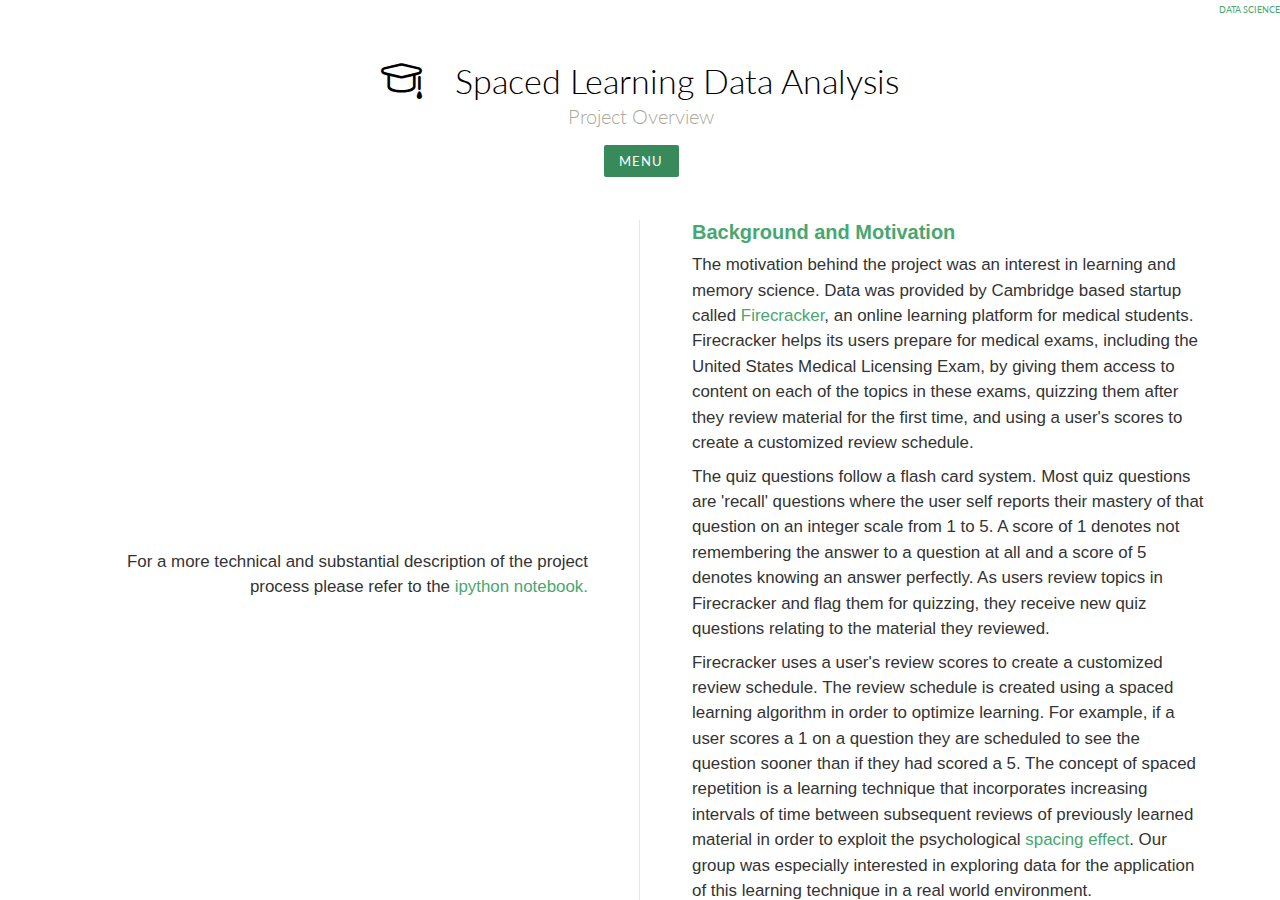
<file: index.html>
<!DOCTYPE html>
<html lang="en" class="no-js">
	<head>
		<meta charset="UTF-8" />
		<meta http-equiv="X-UA-Compatible" content="IE=edge,chrome=1"> 
		<meta name="viewport" content="width=device-width, initial-scale=1.0"> 
		<title>Spaced Learning Data Analysis</title>
		<meta name="description" content="Sidebar Transitions: Transition effects for off-canvas views" />
		<meta name="keywords" content="transition, off-canvas, navigation, effect, 3d, css3, smooth" />
		<meta name="author" content="Codrops" />
		<link rel="shortcut icon" href="../favicon.ico">
		<link rel="stylesheet" type="text/css" href="css/normalize.css" />
		<link rel="stylesheet" type="text/css" href="css/demo.css" />
		<link rel="stylesheet" type="text/css" href="css/icons.css" />
		<link rel="stylesheet" type="text/css" href="css/component.css" />
		<script src="js/modernizr.custom.js"></script>

		<link rel="stylesheet" href="css/reset.css">
	    <link rel="stylesheet" href="css/style.css">
	    <style>
	    	.slide{
	    		position:fixed;
	    		left: 47%;
	    		z-index:999;
	    	}
	    	.spacer{
	    		margin-bottom:400px;
	    	}
	    </style>
	</head>
	<body>
		<div id="st-container" class="st-container">
			<!-- 	
				example menus 
				these menus will be on top of the push wrapper
			-->

			<nav class="st-menu st-effect-4" id="menu-4">
				<h2>Menu</h2>
				<ul>
					<li><a class="icon icon-world active" href="index.html">Project Overview</a></li>
					<li><a class="icon icon-arrow-right" href="questions.html">Our Questions</a></li>
					<li><a class="icon icon-data" href="data.html">Our Data</a></li>
					<li><a class="icon icon-search" href="exploratory.html">Exploratory Analysis</a></li>
					<li><a class="icon icon-settings" href="ebbinghaus.html">An Ebbinghaus Effect?</a></li>
					<li><a class="icon icon-note" href="findings.html">Findings</a></li>
				</ul>
			</nav>

			<!-- content push wrapper -->
			<div class="st-pusher">
				<!-- 	
					example menus 
					these menus will be under the push wrapper
				-->

				<div class="st-content"><!-- this is the wrapper for the content -->
					<div class="st-content-inner"><!-- extra div for emulating position:fixed of the menu -->
						<!-- Top Navigation -->
						<div class="codrops-top clearfix">
							<span class="right"><span>Data Science</span></span>
						</div>
						<header class="codrops-header">
							<h1 class="icon icon-study">Spaced Learning Data Analysis<span>Project Overview</span></h1>
							<div id="st-trigger-effects" class="slide"><button data-effect="st-effect-4">Menu</button></div>
						</header>
						<div class="main clearfix">

							<div class="column">
								<iframe src="//player.vimeo.com/video/81784489?byline=0" width="500" height="280" frameborder="0" webkitallowfullscreen mozallowfullscreen allowfullscreen></iframe>

								<br/><br/>
								<br/><br/>

								<p>For a more technical and substantial description of the project process please refer to the <a href="files/spacedlearning.ipynb">ipython notebook.</a></p>

							</div>
							<div class="column">
								<h2>Background and Motivation</h2>
								<p></p>

								<p>The motivation behind the project was an interest in learning and memory science. Data was provided by Cambridge based startup called <a href='http://www.firecracker.me' target='_blank'> Firecracker</a>, an online learning platform for medical students. Firecracker helps its users prepare for medical exams, including the United States Medical Licensing Exam, by giving them access to content on each of the topics in these exams, quizzing them after they review material for the first time, and using a user's scores to create a customized review schedule.</p>
								<p>The quiz questions follow a flash card system. Most quiz questions are 'recall' questions where the user self reports their mastery of that question on an integer scale from 1 to 5. A score of 1 denotes not remembering the answer to a question at all and a score of 5 denotes knowing an answer perfectly. As users review topics in Firecracker and flag them for quizzing, they receive new quiz questions relating to the material they reviewed.</p>
								<p>Firecracker uses a user's review scores to create a customized review schedule. The review schedule is created using a spaced learning algorithm in order to optimize learning. For example, if a user scores a 1 on a question they are scheduled to see the question sooner than if they had scored a 5. The concept of spaced repetition is a learning technique that incorporates increasing intervals of time between subsequent reviews of previously learned material in order to exploit the psychological <a href='http://en.wikipedia.org/wiki/Spacing_effect' target='_blank'>spacing effect</a>. Our group was especially interested in exploring data for the application of this learning technique in a real world environment.</p>

								<br/>
								<br/>


							</div>
							<div class="info">
							</div>
							<div class="spacer"></div>
						</div><!-- /main -->
					</div><!-- /st-content-inner -->
				</div><!-- /st-content -->
			</div><!-- /st-pusher -->
		</div><!-- /st-container -->
		<script src="js/classie.js"></script>
		<script src="js/sidebarEffects.js"></script>
	</body>
</html>
</file>
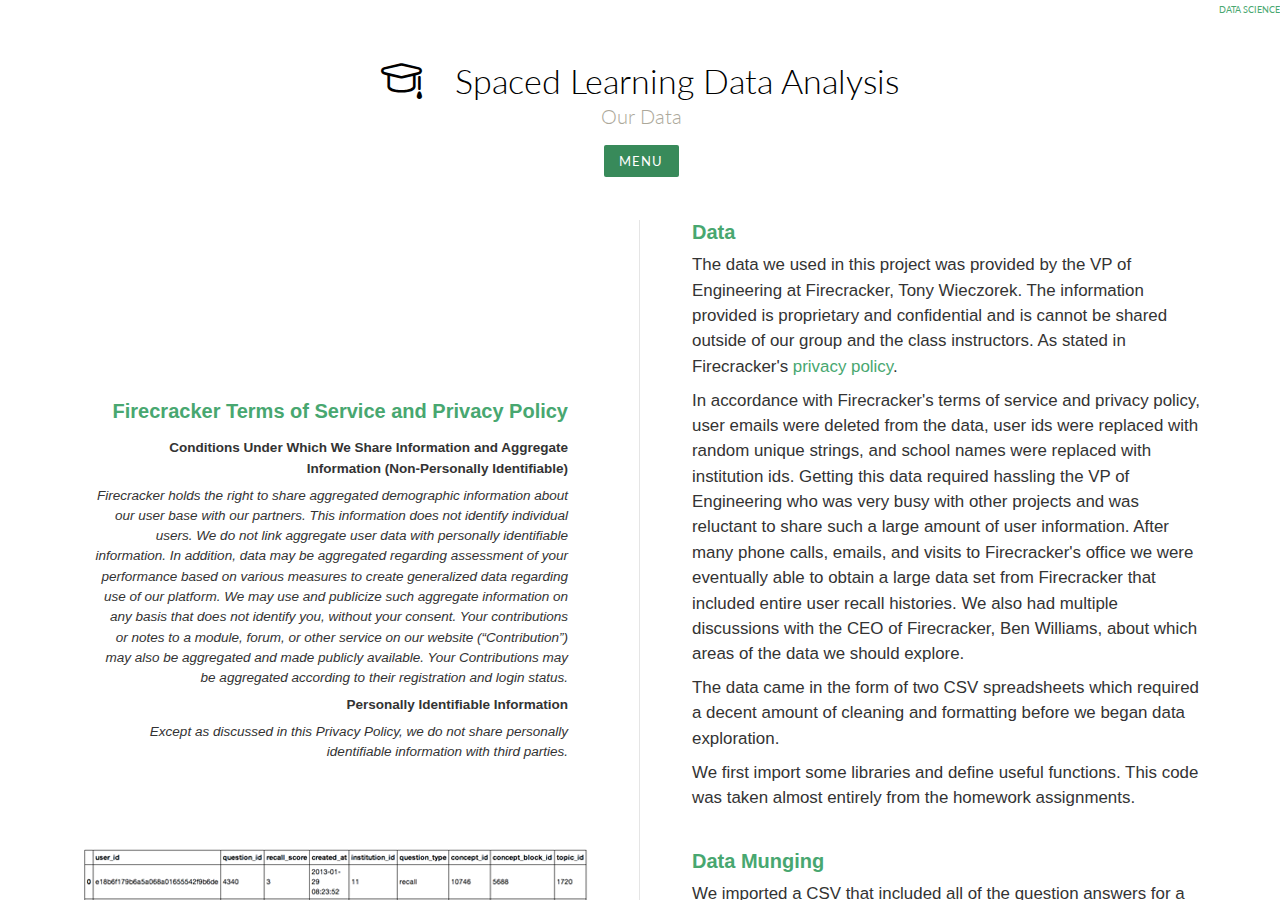
<file: data.html>
<!DOCTYPE html>
<html lang="en" class="no-js">
	<head>
		<meta charset="UTF-8" />
		<meta http-equiv="X-UA-Compatible" content="IE=edge,chrome=1"> 
		<meta name="viewport" content="width=device-width, initial-scale=1.0"> 
		<title>Spaced Learning Data Analysis</title>
		<meta name="description" content="Sidebar Transitions: Transition effects for off-canvas views" />
		<meta name="keywords" content="transition, off-canvas, navigation, effect, 3d, css3, smooth" />
		<meta name="author" content="Codrops" />
		<link rel="shortcut icon" href="../favicon.ico">
		<link rel="stylesheet" type="text/css" href="css/normalize.css" />
		<link rel="stylesheet" type="text/css" href="css/demo.css" />
		<link rel="stylesheet" type="text/css" href="css/icons.css" />
		<link rel="stylesheet" type="text/css" href="css/component.css" />
		<script src="js/modernizr.custom.js"></script>

		<link rel="stylesheet" href="css/reset.css">
	    <link rel="stylesheet" href="css/style.css">
	    <style>
	    	.slide{
	    		position:fixed;
	    		left: 47%;
	    		z-index:999;
	    	}
	    	.spacer{
	    		margin-bottom:400px;
	    	}
	    	.quoteblock {
	    		margin-left:20px;
	    		margin-right:20px;
	    		font-size:0.8em;
	    	}
	    	i {
				font-style: italic;
	    	}
	    	b {
	    		font-weight:bold;
	    	}
	    	.spacer_50{
	    		margin-bottom:50px;
	    	}
	    	.spacer_100{
	    		margin-bottom:100px;
	    	}
	    	.spacer_200{
	    		margin-bottom:200px;
	    	}

	    </style>
	</head>
	<body>
		<div id="st-container" class="st-container">
			<!-- 	
				example menus 
				these menus will be on top of the push wrapper
			-->

			<nav class="st-menu st-effect-4" id="menu-4">
				<h2>Menu</h2>
				<ul>
					<li><a class="icon icon-world" href="index.html">Project Overview</a></li>
					<li><a class="icon icon-arrow-right" href="questions.html">Our Questions</a></li>
					<li><a class="icon icon-data active" href="data.html">Our Data</a></li>
					<li><a class="icon icon-search" href="exploratory.html">Exploratory Analysis</a></li>
					<li><a class="icon icon-settings" href="ebbinghaus.html">An Ebbinghaus Effect?</a></li>
					<li><a class="icon icon-note" href="findings.html">Findings</a></li>
				</ul>
			</nav>

			<!-- content push wrapper -->
			<div class="st-pusher">
				<!-- 	
					example menus 
					these menus will be under the push wrapper
				-->

				<div class="st-content"><!-- this is the wrapper for the content -->
					<div class="st-content-inner"><!-- extra div for emulating position:fixed of the menu -->
						<!-- Top Navigation -->
						<div class="codrops-top clearfix">
							<span class="right"><span>Data Science</a></span></span>
						</div>
						<header class="codrops-header">
							<h1 class="icon icon-study">Spaced Learning Data Analysis<span>Our Data</span></h1>
							<div id="st-trigger-effects" class="slide"><button data-effect="st-effect-4">Menu</button></div>
						</header>
						<div class="main clearfix">

							<div class="column">
								<div class="quoteblock">
									<br/>
									<br/>
									<br/><br/><br/><br/><br/><br/><br/><br/><br/><br/>
									<h2>Firecracker Terms of Service and Privacy Policy</h2>
									<br/>
									<p><b>Conditions Under Which We Share Information and Aggregate Information (Non-Personally Identifiable)</b></p>

									<p><i>Firecracker holds the right to share aggregated demographic information about our user base with our partners. This information does not identify individual users. We do not link aggregate user data with personally identifiable information. In addition, data may be aggregated regarding assessment of your performance based on various measures to create generalized data regarding use of our platform. We may use and publicize such aggregate information on any basis that does not identify you, without your consent. Your contributions or notes to a module, forum, or other service on our website (“Contribution”) may also be aggregated and made publicly available. Your Contributions may be aggregated according to their registration and login status.</i></p>

									<p><b>Personally Identifiable Information</b></p>

									<p><i>Except as discussed in this Privacy Policy, we do not share personally identifiable information with third parties.</i></p>
									<br/>
								</div>

								<div class="spacer_50"></div>
								<br/>

								<img src="images/recalls1.png">
								<br/><br/>
								<img src="images/recalls2.png">
								<br/><br/>
								<br/><br/>
								
								<img src="images/data1.png">
								<br/><br/>
								<img src="images/data2.png">
								<br/><br/>
								<img src="images/data4.png">
								<br/><br/>
								<img src="images/data5.png">

							</div>
							<div class="column">
								<h2>Data</h2>
								<p></p>

								<p>The data we used in this project was provided by the VP of Engineering at Firecracker, Tony Wieczorek. The information provided is proprietary and confidential and is cannot be shared outside of our group and the class instructors. As stated in Firecracker's <a href='http://med.firecracker.me/privacy'>privacy policy</a>.</p>

								<p>In accordance with Firecracker's terms of service and privacy policy, user emails were deleted from the data, user ids were replaced with random unique strings, and school names were replaced with institution ids. Getting this data required hassling the VP of Engineering who was very busy with other projects and was reluctant to share such a large amount of user information. After many phone calls, emails, and visits to Firecracker's office we were eventually able to obtain a large data set from Firecracker that included entire user recall histories. We also had multiple discussions with the CEO of Firecracker, Ben Williams, about which areas of the data we should explore.</p>

								<p>The data came in the form of two CSV spreadsheets which required a decent amount of cleaning and formatting before we began data exploration.</p>

								<p>We first import some libraries and define useful functions. This code was taken almost entirely from the homework assignments.</p>

								<br/>
								<br/>

								<h2>Data Munging</h2>
								<p></p>
								<p>We imported a CSV that included all of the question answers for a large number of users and a CSV that included relevant information about the topics that each question belonged to.</p>

								<p>We performed a large amount of initial exploration to get a sense of the data. There are many ways we can slice the data. For example we could look at how user scores change with the number of times they have seen the question, how user scores change with the time since they last saw the question, how scores change by question type, and how different institutions perform on different subjects among many other things. But before that we needed to get a sense of the data and how we could use it.</p>
								<br/><br/>
								<div class="spacer_200"></div>
								<p>We wanted to compare performance across users so we looked at average user scores.</p>

								<p>Clearly we need to do some filtering on the users. The large bins exactly on 1, 2, 4, and 5 suggest users who have not answered many questions and thus have an integer average recall score.</p>

								<div class="spacer_200"></div>


								<p>A large number of users have answered less than 50 questions. If we look at average recall scores for users who have answered over 50 questions and plot a histogram like before, we get the following chart.</p>

								<div class="spacer_200"></div>
								<div class="spacer_200"></div>
								<br/><br/>
								<br/><br/>

								<p>If we filter for users who have answered over 100 questions, then we now have 566 of our 1594 total users. As we can see above, there are still a couple users with average scores exactly equal to 1 and 5 even with over 100 questions answered. We will remove these outliers because it is very unlikely that a user always knows the answer to a question perfectly or always does not know the answer at all when they have done over 100 questions. Also, it is interesting that the histogram of user average scores looks somewhat normally distributed. We expected the distribution of average scores to be centered around a 3 because Firecracker is supposed to schedule users to review a question when they are at risk of forgetting it, which would be at a score range of 3.</p>

								<div class="spacer_50"></div>

								<p>As we can see, our filtered data set is not much smaller. It is now 982,225 rows of the total 1,008,820 rows.</p>

								<p>Now that we've done some filtering on our data and have a sense for the number of users, number of questions, and user recall score averages, let's look at how average user scores change with the number of times they have seen a question. We are expecting an upward trend with recall score average and the number of times a question has been seen.</p>
								

							</div>
							<div class="info">
							</div>
							<div class="spacer"></div>
						</div><!-- /main -->
					</div><!-- /st-content-inner -->
				</div><!-- /st-content -->
			</div><!-- /st-pusher -->
		</div><!-- /st-container -->
		<script src="js/classie.js"></script>
		<script src="js/sidebarEffects.js"></script>
	</body>
</html>
</file>
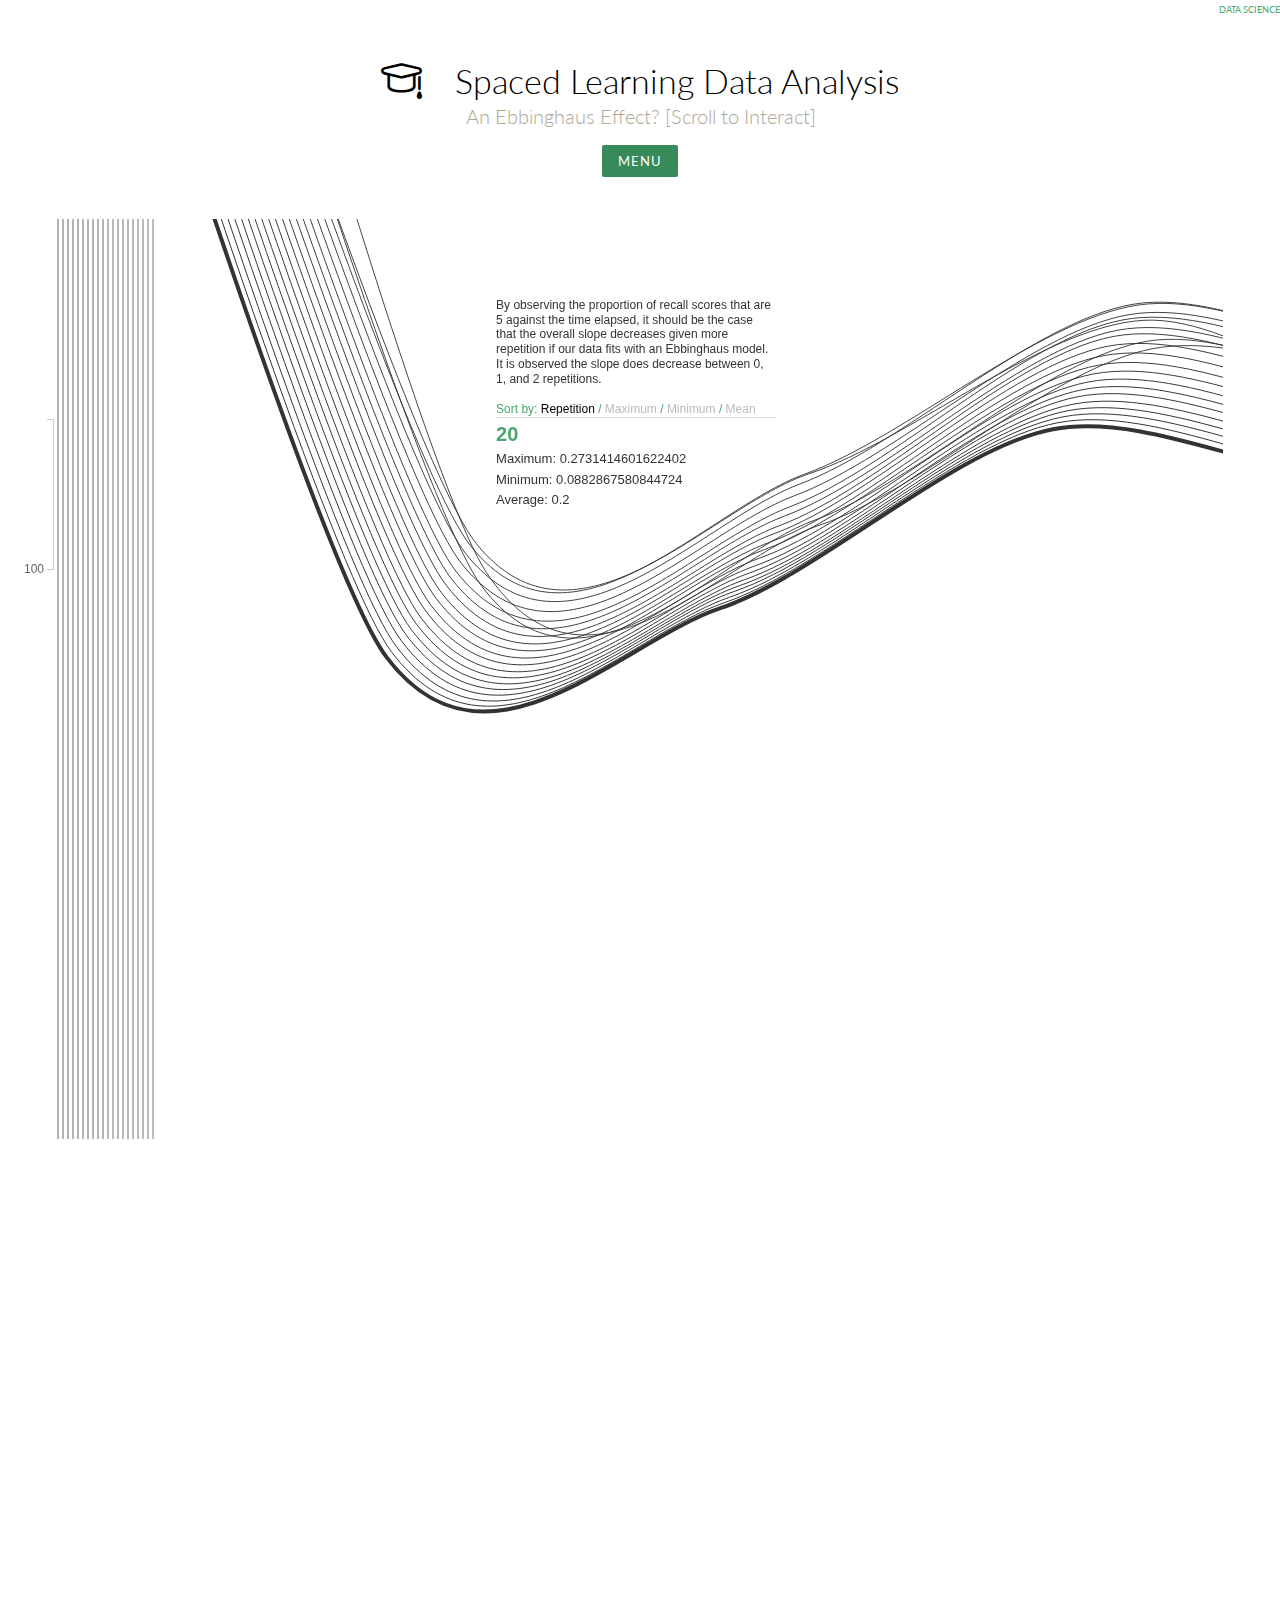
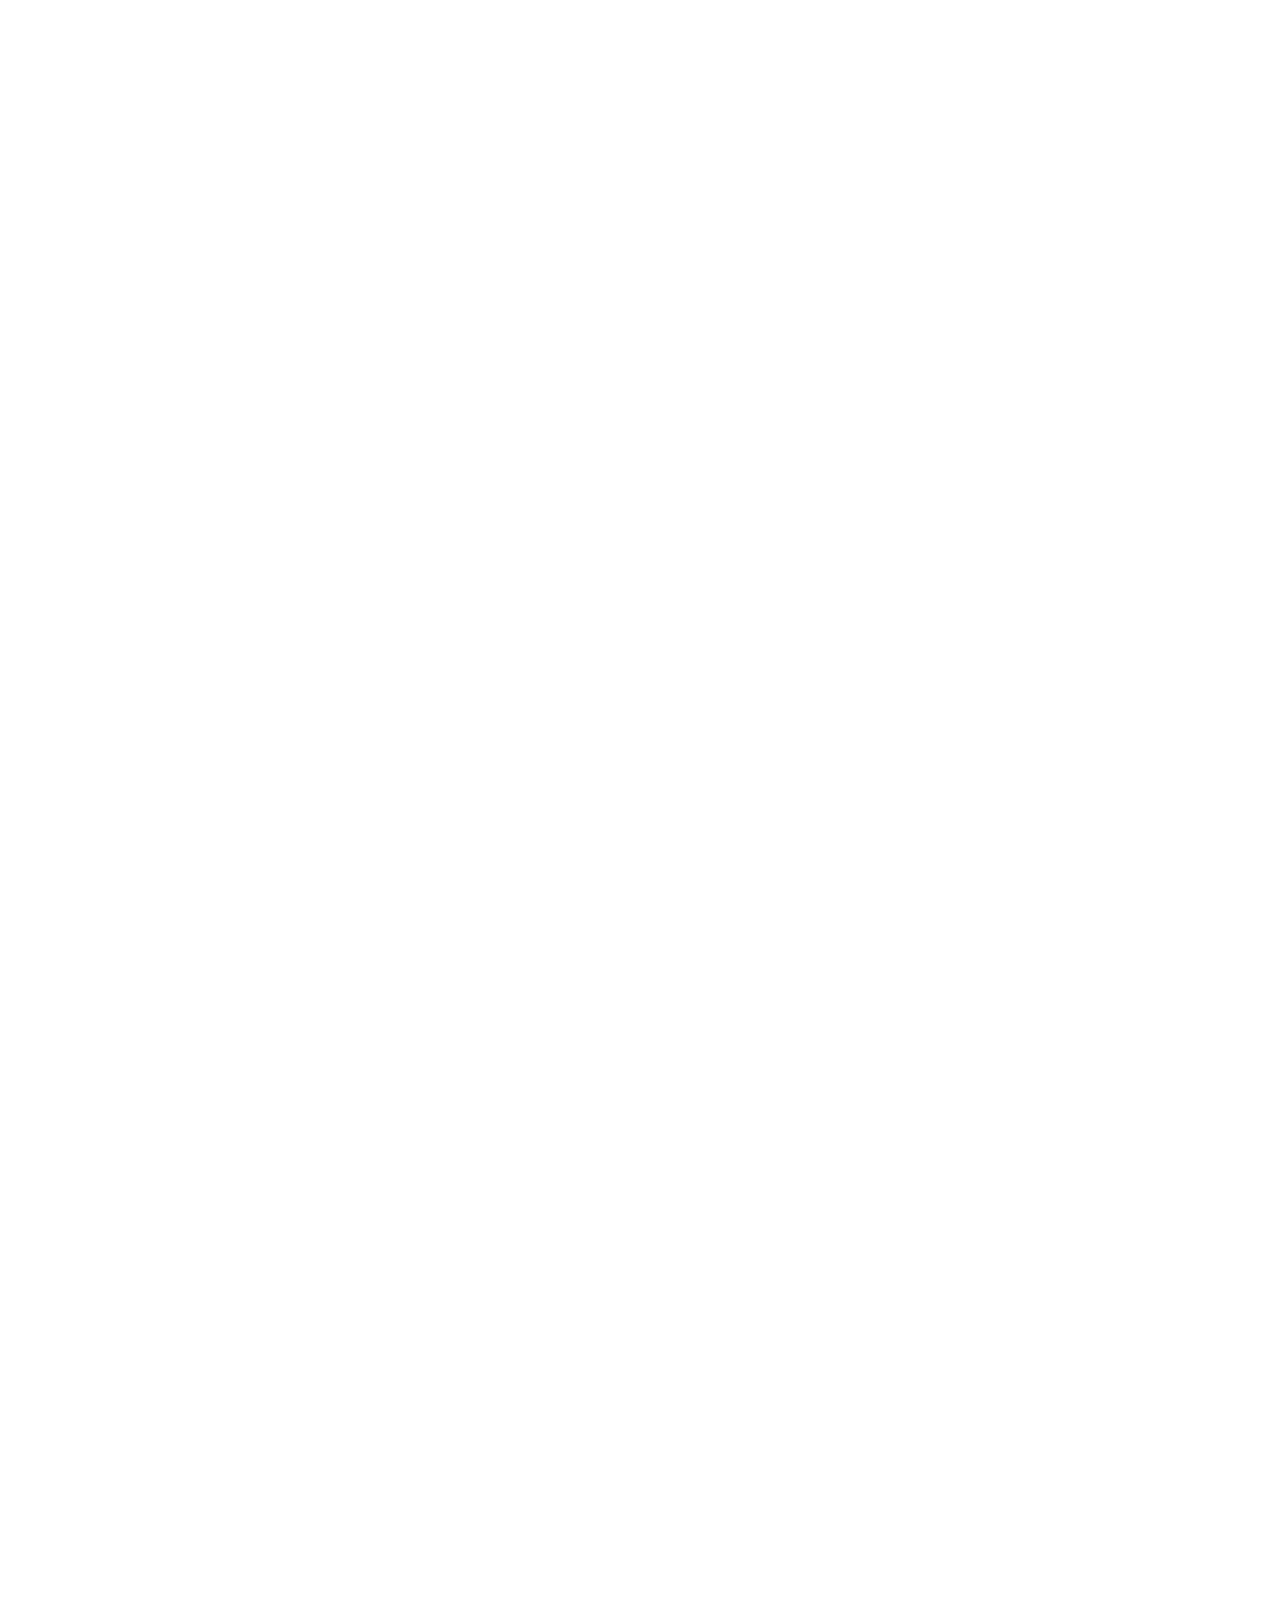
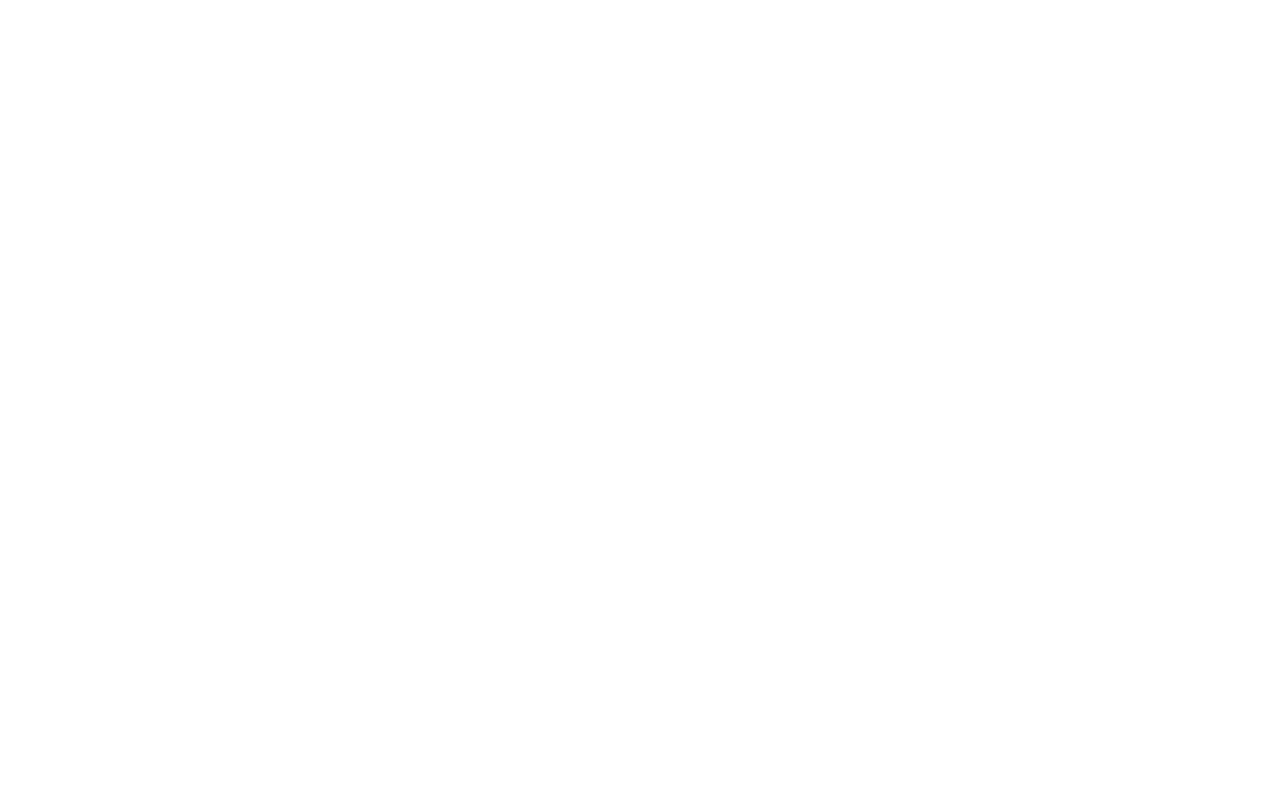
<file: ebbinghaus.html>
<!DOCTYPE html>
<html lang="en" class="no-js">
	<head>
		<meta charset="UTF-8" />
		<meta http-equiv="X-UA-Compatible" content="IE=edge,chrome=1"> 
		<meta name="viewport" content="width=device-width, initial-scale=1.0"> 
		<title>Sidebar Transitions</title>
		<meta name="description" content="Sidebar Transitions: Transition effects for off-canvas views" />
		<meta name="keywords" content="transition, off-canvas, navigation, effect, 3d, css3, smooth" />
		<meta name="author" content="Codrops" />
		<link rel="shortcut icon" href="../favicon.ico">
		<link rel="stylesheet" type="text/css" href="css/normalize.css" />
		<link rel="stylesheet" type="text/css" href="css/demo.css" />
		<link rel="stylesheet" type="text/css" href="css/icons.css" />
		<link rel="stylesheet" type="text/css" href="css/component.css" />
		<script src="js/modernizr.custom.js"></script>

		<link rel="stylesheet" href="css/reset.css">
	    <link rel="stylesheet" href="css/style.css">
	    <script src="js/modernizr.js"></script>
	    <style>
	    	.codrops-header {
				margin: 0 auto 3em;
				padding: 3em 3em 0em 3em;
				text-align: center;
			}
			#widgets {
				position: fixed;
				margin-left: 37%;
			}
			#description {
				position: absolute;
				width: 280px;
				z-index: 10;
				top: 70px;
				/*border-bottom: 1px solid #ddd;*/
				padding-top: 3px;
				font-size: 12px;
			}
	    </style>
	</head>
	<body>
		<div id="st-container" class="st-container">
			<!-- 	
				example menus 
				these menus will be on top of the push wrapper
			-->
			<nav class="st-menu st-effect-4" id="menu-4">
				<h2>Menu</h2>
				<ul>
					<li><a class="icon icon-world" href="index.html">Project Overview</a></li>
					<li><a class="icon icon-arrow-right" href="questions.html">Our Questions</a></li>
					<li><a class="icon icon-data" href="data.html">Our Data</a></li>
					<li><a class="icon icon-search" href="exploratory.html">Exploratory Analysis</a></li>
					<li><a class="icon icon-settings active" href="ebbinghaus.html">An Ebbinghaus Effect?</a></li>
					<li><a class="icon icon-note" href="findings.html">Findings</a></li>
				</ul>
			</nav>

			<!-- content push wrapper -->
			<div class="st-pusher">
				<div class="st-content"><!-- this is the wrapper for the content -->
					<div class="st-content-inner"><!-- extra div for emulating position:fixed of the menu -->
						<!-- Top Navigation -->
						<div class="codrops-top clearfix">
							<span class="right"><span>Data Science</span></span>
						</div>
						<header class="codrops-header">
							<h1 class="icon icon-study">Spaced Learning Data Analysis<span>An Ebbinghaus Effect? [Scroll to Interact]</span></h1>
							<div id="st-trigger-effects" class="slide"><button data-effect="st-effect-4">Menu</button></div>
						</header>
						<div class="main clearfix">
							<div id="chart">
								<svg>
								</svg>
							</div>
							<div id="widgets">
								<div id="description">
									<p>By observing the proportion of recall scores that are 5 against the time elapsed, it should be the case that the overall slope decreases given more repetition if our data fits with an Ebbinghaus model. It is observed the slope does decrease between 0, 1, and 2 repetitions.</p>
								</div>
								<div id="menu">
								</div>
								<div id="info">
								</div>
							</div>
						</div><!-- /main -->
					</div><!-- /st-content-inner -->
				</div><!-- /st-content -->
			</div><!-- /st-pusher -->
		</div><!-- /st-container -->
		<script src="js/classie.js"></script>
		<script src="js/sidebarEffects.js"></script>
		<script src="js/jquery-1.10.2.min.js"></script>
		<script src="js/d3.v3.min.js"></script>
		<script src="js/underscore-min.js"></script>
	    <script type="text/javascript">
	      Modernizr.load({
	        test: Modernizr.svg,
	        yep: 'js/temperature.js',
	        nope: ['js/jquery-1.10.2.min.js', 'js/fallback.js']
	      });
	    </script>
	</body>
</html>
</file>
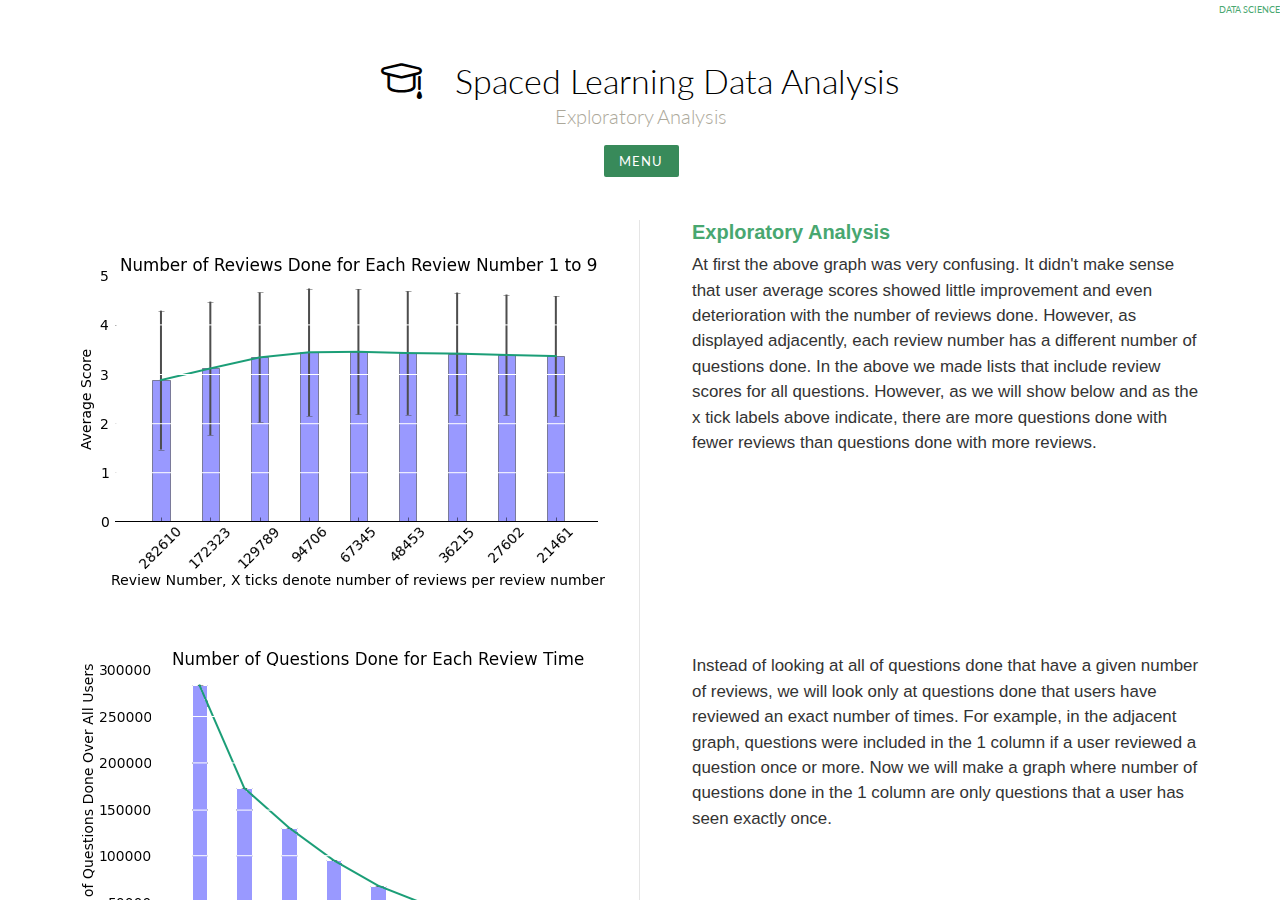
<file: exploratory.html>
<!DOCTYPE html>
<html lang="en" class="no-js">
	<head>
		<meta charset="UTF-8" />
		<meta http-equiv="X-UA-Compatible" content="IE=edge,chrome=1"> 
		<meta name="viewport" content="width=device-width, initial-scale=1.0"> 
		<title>Spaced Learning Data Analysis</title>
		<meta name="description" content="Sidebar Transitions: Transition effects for off-canvas views" />
		<meta name="keywords" content="transition, off-canvas, navigation, effect, 3d, css3, smooth" />
		<meta name="author" content="Codrops" />
		<link rel="shortcut icon" href="../favicon.ico">
		<link rel="stylesheet" type="text/css" href="css/normalize.css" />
		<link rel="stylesheet" type="text/css" href="css/demo.css" />
		<link rel="stylesheet" type="text/css" href="css/icons.css" />
		<link rel="stylesheet" type="text/css" href="css/component.css" />
		<script src="js/modernizr.custom.js"></script>

		<link rel="stylesheet" href="css/reset.css">
	    <link rel="stylesheet" href="css/style.css">
	    <style>
	    	.slide{
	    		position:fixed;
	    		left: 47%;
	    		z-index:999;
	    	}
	    	.spacer{
	    		margin-bottom:400px;
	    	}
	    	.quoteblock {
	    		margin-left:20px;
	    		margin-right:20px;
	    		font-size:0.8em;
	    	}
	    	i {
				font-style: italic;
	    	}
	    	b {
	    		font-weight:bold;
	    	}
	    	.spacer_50{
	    		margin-bottom:50px;
	    	}
	    	.spacer_100{
	    		margin-bottom:100px;
	    	}
	    	.spacer_200{
	    		margin-bottom:200px;
	    	}
	    	.spacer_600{
	    		margin-bottom:600px;
	    	}

	    </style>
	</head>
	<body>
		<div id="st-container" class="st-container">
			<!-- 	
				example menus 
				these menus will be on top of the push wrapper
			-->

			<nav class="st-menu st-effect-4" id="menu-4">
				<h2>Menu</h2>
				<ul>
					<li><a class="icon icon-world" href="index.html">Project Overview</a></li>
					<li><a class="icon icon-arrow-right" href="questions.html">Our Questions</a></li>
					<li><a class="icon icon-data" href="data.html">Our Data</a></li>
					<li><a class="icon icon-search active" href="exploratory.html">Exploratory Analysis</a></li>
					<li><a class="icon icon-settings" href="ebbinghaus.html">An Ebbinghaus Effect?</a></li>
					<li><a class="icon icon-note" href="findings.html">Findings</a></li>
				</ul>
			</nav>

			<!-- content push wrapper -->
			<div class="st-pusher">
				<!-- 	
					example menus 
					these menus will be under the push wrapper
				-->

				<div class="st-content"><!-- this is the wrapper for the content -->
					<div class="st-content-inner"><!-- extra div for emulating position:fixed of the menu -->
						<!-- Top Navigation -->
						<div class="codrops-top clearfix">
							<span class="right"><span>Data Science</span></span>
						</div>
						<header class="codrops-header">
							<h1 class="icon icon-study">Spaced Learning Data Analysis<span>Exploratory Analysis</span></h1>
							<div id="st-trigger-effects" class="slide"><button data-effect="st-effect-4">Menu</button></div>
						</header>
						<div class="main clearfix">

							<div class="column">
								<br/><br/>
								<img src="images/exp1.png">
								<br/><br/>
								<br/><br/>
								<img src="images/exp2.png">
								<br/><br/>
								<br/><br/>
								<img src="images/exp3.png">
								<br/><br/>
								<br/><br/>
								<img src="images/exp4.png">
								<br/><br/>
								<br/><br/>
								<img src="images/exp5.png">
								<br/><br/>
								<br/><br/>
								<img src="images/exp6.png">
								<br/><br/>
								<br/><br/>
								<div class="spacer_100"></div>
								<img src="images/exp7.png">
								<br/><br/>
								<br/><br/>
								<img src="images/exp8.png">
								<img src="images/exp9.png">
								<br/><br/>
								<img src="images/ebbinghaus.png">

							</div>
							<div class="column">
								<h2>Exploratory Analysis</h2>
								<p></p>

								<p>At first the above graph was very confusing. It didn't make sense that user average scores showed little improvement and even deterioration with the number of reviews done. However, as displayed adjacently, each review number has a different number of questions done. In the above we made lists that include review scores for all questions. However, as we will show below and as the x tick labels above indicate, there are more questions done with fewer reviews than questions done with more reviews.</p>

								<div class="spacer_100"></div>
								<br/><br/>
								<br/><br/>
								<br/><br/>


								<p>Instead of looking at all of questions done that have a given number of reviews, we will look only at questions done that users have reviewed an exact number of times. For example, in the adjacent graph, questions were included in the 1 column if a user reviewed a question once or more. Now we will make a graph where number of questions done in the 1 column are only questions that a user has seen exactly once.</p>

								<div class="spacer_200"></div>

								<p>Intuitively it is now makes more sense when looking at improvement to look at questions that have all been reviewed the same number of times. We want to include only the same questions and the same users. Below we filter for recall_score count to equal 5 we can see marked improvement between each review with smaller variance. Also, we notice that the average for the first review was less than before.</p>

								<div class="spacer_600"></div>

								<p>Here we can see an upward trend with review number. Interestingly, the average score is initially lower when filtering for questions that have been reviewed exactly 5 times and the variances within reviews is smaller.</p>

								<p>The ratings by review number are correlated as indicated by the very small p-values. The correlation between review number and review score seems to have a moderate uphill relationship as indicated by the increasing pearson correlations. It is important to consider that this includes reviews for all the users in the data set who have answered a question exactly 5 times. It also does not incorporate differences in time between reviews. We will repeat the above for questions that have been reviewed exactly 9 times below.</p>

								<div class="spacer_50"></div>
								<br/><br/>

								<p>It's interesting that questions that have been reviewed more have a lower initial review score. This makes sense though because you should be reviewing a question more if you don't know it well initially. The improvement between reviews looks linear. It's also interesting that the final review for a question, whether you reviewed it 5 times or 9 times has an average score around 4.</p>

								<p>The improvement with number of reviews is interesting but also to be expected. If such improvement were not occurring then there might be a problem with Firecracker or its users.</p> 

								<p>Firecracker's flash cards are categorized as either 'recall' or 'choice'. A potential problem with using a recall based flash card system is that users may be biased in the way that they self report their recall scores. Studies have shown that self reported data using rating scales tends to be closer to the middle perhaps to make people look less extreme. We can only guess about the underlying reasons for biases in self reported recall scores but it may be interesting to compare average recall scores for recall and choice questions. While users still rate choice questions on a scale from 1 to 5, choice questions give an objective answer as to whether the user was correct or incorrect.</p>

								<p>Now we have a good idea of how average user scores change with the number of questions done. Our data includes many categorical variables. The categorical variables for questions are topic, sub_subject, subject, and category. The categorical variable for users is institution_id. Before we begin slicing the data in too many ways we'd like to get a sense of average scores for questions, topics, sub_subjects, and subjects. Because users answer questions multiple times we will start out by only using the first time a user has answered a question.</p>

								<div class="spacer_100"></div>
								<br/><br/>

								<p>The highest question averages are around twice as high as the lowest question averages. This indicates that some questions are significantly harder than others. So we need to be careful when comparing users who have answered different questions.</p>

								<div class="spacer_100"></div>

								<p>Initial score variance across subjects is less than initial score variance across questions. For our models we will incorporate question difficulty but will not incorporate variances in difficulty using broader categorizations of questions.</p>

								<div class="spacer_100"></div>
								<h2>Ebbinghaus Forgetting Curve</h2>
								<p></p>
								<p>Before we move on to developing predictive models, we wanted to plot user recalls for a given question over time for a few of our users because our predictive models are based on the <a href="http://en.wikipedia.org/wiki/Forgetting_curve" target="_blank">Ebbinghaus forgetting curve</a>.</p>
								

							</div>
							<div class="info">
							</div>
							<div class="spacer"></div>
						</div><!-- /main -->
					</div><!-- /st-content-inner -->
				</div><!-- /st-content -->
			</div><!-- /st-pusher -->
		</div><!-- /st-container -->
		<script src="js/classie.js"></script>
		<script src="js/sidebarEffects.js"></script>
	</body>
</html>
</file>
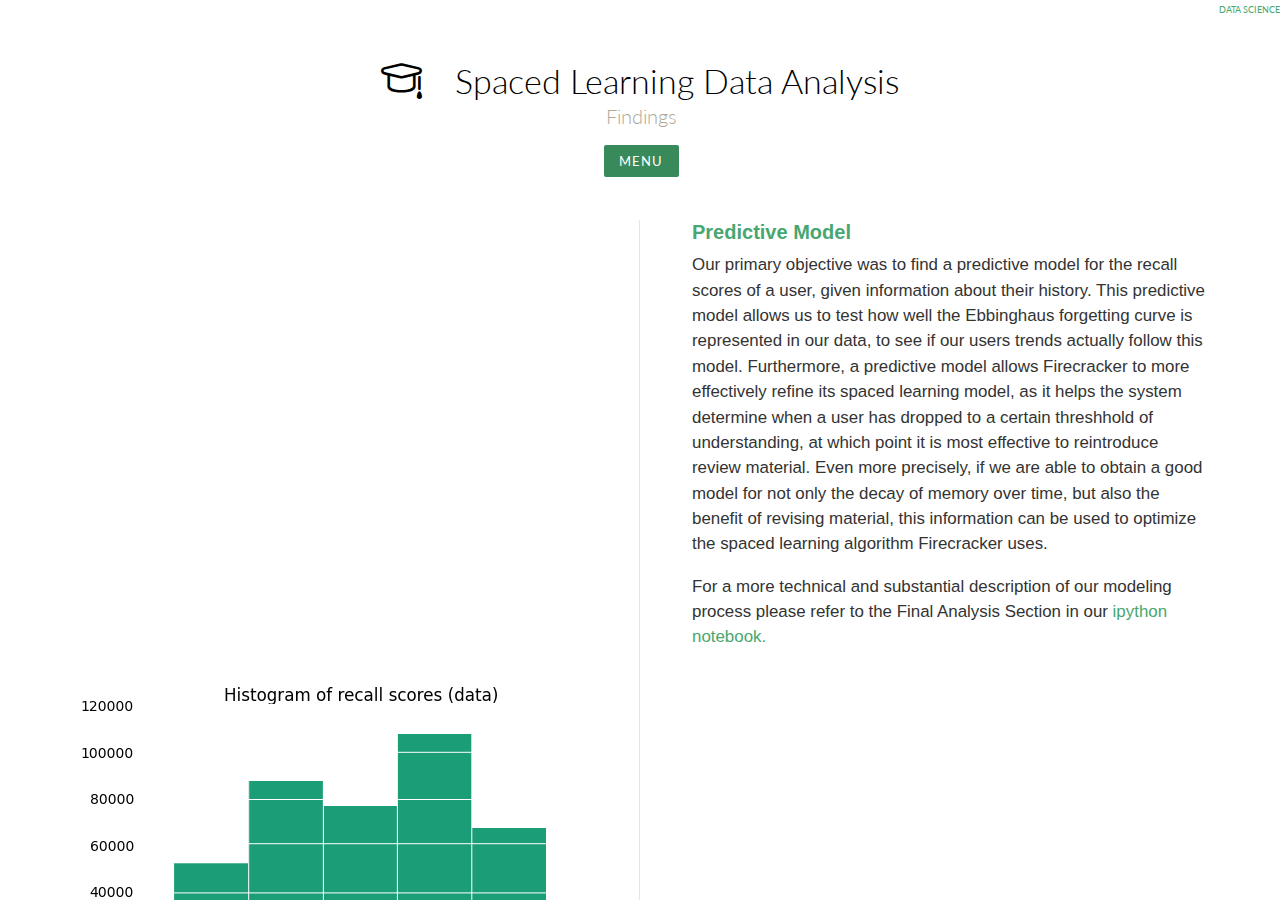
<file: findings.html>
<!DOCTYPE html>
<html lang="en" class="no-js">
	<head>
		<meta charset="UTF-8" />
		<meta http-equiv="X-UA-Compatible" content="IE=edge,chrome=1"> 
		<meta name="viewport" content="width=device-width, initial-scale=1.0"> 
		<title>Spaced Learning Data Analysis</title>
		<meta name="description" content="Sidebar Transitions: Transition effects for off-canvas views" />
		<meta name="keywords" content="transition, off-canvas, navigation, effect, 3d, css3, smooth" />
		<meta name="author" content="Codrops" />
		<link rel="shortcut icon" href="../favicon.ico">
		<link rel="stylesheet" type="text/css" href="css/normalize.css" />
		<link rel="stylesheet" type="text/css" href="css/demo.css" />
		<link rel="stylesheet" type="text/css" href="css/icons.css" />
		<link rel="stylesheet" type="text/css" href="css/component.css" />
		<script src="js/modernizr.custom.js"></script>

		<link rel="stylesheet" href="css/reset.css">
	    <link rel="stylesheet" href="css/style.css">
	    <style>
	    	.slide{
	    		position:fixed;
	    		left: 47%;
	    		z-index:999;
	    	}
	    	.spacer{
	    		margin-bottom:400px;
	    	}
	    	.quoteblock {
	    		margin-left:20px;
	    		margin-right:20px;
	    		font-size:0.8em;
	    	}
	    	i {
				font-style: italic;
	    	}
	    	b {
	    		font-weight:bold;
	    	}
	    	.spacer_50{
	    		margin-bottom:50px;
	    	}
	    	.spacer_100{
	    		margin-bottom:100px;
	    	}
	    	.spacer_200{
	    		margin-bottom:200px;
	    	}
	    	.spacer_300{
	    		margin-bottom:300px;
	    	}
	    	.spacer_400{
	    		margin-bottom:400px;
	    	}

	    </style>
	</head>
	<body>
		<div id="st-container" class="st-container">
			<!-- 	
				example menus 
				these menus will be on top of the push wrapper
			-->

			<nav class="st-menu st-effect-4" id="menu-4">
				<h2>Menu</h2>
				<ul>
					<li><a class="icon icon-world" href="index.html">Project Overview</a></li>
					<li><a class="icon icon-arrow-right" href="questions.html">Our Questions</a></li>
					<li><a class="icon icon-data" href="data.html">Our Data</a></li>
					<li><a class="icon icon-search" href="exploratory.html">Exploratory Analysis</a></li>
					<li><a class="icon icon-settings" href="ebbinghaus.html">An Ebbinghaus Effect?</a></li>
					<li><a class="icon icon-note active" href="findings.html">Findings</a></li>
				</ul>
			</nav>

			<!-- content push wrapper -->
			<div class="st-pusher">
				<!-- 	
					example menus 
					these menus will be under the push wrapper
				-->

				<div class="st-content"><!-- this is the wrapper for the content -->
					<div class="st-content-inner"><!-- extra div for emulating position:fixed of the menu -->
						<!-- Top Navigation -->
						<div class="codrops-top clearfix">
							<span class="right"><span>Data Science</span></span>
						</div>
						<header class="codrops-header">
							<h1 class="icon icon-study">Spaced Learning Data Analysis<span>Findings</span></h1>
							<div id="st-trigger-effects" class="slide"><button data-effect="st-effect-4">Menu</button></div>
						</header>
						<div class="main clearfix">

							<div class="column">
								<br/><br/>
								<br/><br/>
								<div class="spacer_400"></div>
								<img src="images/ebbinghaus1.png">
								<img src="images/ebbinghaus2.png">
								<div class="spacer_100"></div>
								<img src="images/ebbinghaus3.png">
								<div class="spacer_400"></div>
								<br/><br/>
								<br/><br/>
								<br/><br/>
								<img src="images/network1.png">
								<br/><br/>
								<br/><br/>
								<div class="spacer_100"></div>
								<img src="images/network2.png">


							</div>
							<div class="column">
								<h2>Predictive Model</h2>
								<p></p>

								<p>Our primary objective was to find a predictive model for the recall scores of a user, given information about their history. This predictive model allows us to test how well the Ebbinghaus forgetting curve is represented in our data, to see if our users trends actually follow this model. Furthermore, a predictive model allows Firecracker to more effectively refine its spaced learning model, as it helps the system determine when a user has dropped to a certain threshhold of understanding, at which point it is most effective to reintroduce review material. Even more precisely, if we are able to obtain a good model for not only the decay of memory over time, but also the benefit of revising material, this information can be used to optimize the spaced learning algorithm Firecracker uses.<p>

								<p>For a more technical and substantial description of our modeling process please refer to the Final Analysis Section in our <a href="files/cs109project.zip">ipython notebook.</a></p>

								<div class="spacer_300"></div>

								<p>We still have difficulty predicting extreme cases correctly, since we continue to underestimate the number of 1 and 5 recall scores. However, our final error of 458063 is a substantial improvement over the 782307 error in our initial naive model.</p>

								<div class="spacer_300"></div>

								<p>We can also see in these examples that the red dots (our predictions) clearly do tend to rise and fall with the blue dots (the actual values). This is further confirmation that our model is accurately representing the data.</p>

								<p>We have achieved fairy substantial success in applying the Ebbinghaus forgetting curve model to predict recall scores. The remaining discrepancies are primarily due to the simple fact that there are too many factors involved to model correctly.</p>

								<p>Firecracker is not a controlled experiment. The spaced learning algorithm of Firecracker itself interferes with our ability to fit curves: high scores are not rescheduled for 10-20 days, which means our data is not distributed evenly across the time span. Furthermore, again for these high values, it is likely that students have reviewed the material outside of Firecracker during this time, and so the 5's are artificially inflated by that as well, since students forget less than the exponential forgetting curve would expect them to. This in part explains the underrepresentation of scores of 5 in our model.</p>

								<p>Most mid-low ratings are rescheduled for the near future, in the next few days. This means that points near t=0 are distributed fairly evenly between 1, 2, 3, and the fit exponential will have time to decay only to 2 or 3 in this short period of time. This explains the underrepresentation of scores of 1, which is also in part an artifact of the spaced learning schedule that Firecracker uses.</p>

								<p>Also note that our model is not probabilistic in nature: our model simply predicts the mean of what should be a distribution of possible values. This also prohibits the model from predicting extreme values, due to regression effects.</p>
								<br/><br/>
								<h2>Network Analysis</h2>
								<p></p>

								<p>For each subject that a pair of users shares, we considered the average score of each user on questions in that subject. Since the difficulty of questions may be different, we divided users' scores on each question by the average score of that question. Since we only considered a users' initial scores on questions, the average is across the subset of data where the given user sees the question for the first time. Then we took the average of the squared differences between the two users' averages in each subject, and used that as our distance. We averaged because different pairs of users may have different numbers of shared subjects, and we want a standardized metric. We also squared the differences because we want to greater penalize cases where users are farther apart.</p>

								<p>The spring layout tries to group nodes with large edge-weights near to each other, so it tries to organize the users into similarly-performing groups. From this visualization, it appears like the users may be grouped by institution: the green nodes are towards the bottom left of the graph, the blue nodes are towards the top right, and the red nodes are clumped around the center.
								A way to verify if users tend to clump by institution is to examine the minimum spanning tree. When doing so, we tried to minimize the distance between the nodes, which is just the inverse of the edge weights.</p>

								<p>From this minimum spanning tree we can also see some sort of similarities between users from the same institution. As in the earlier graph, users are generally closer to users from the same institution. This time there's the exception of the red user that is all the way at the other end of the tree from the other red users. In general, however, this tree shows that there are observable differences between institutions, which we expect to be true. It is reasonable to assume that different institutions have different focuses, and that two users within the same institution would score more similarly than two users from two different institutions.</p>

								<p>We don't have nearly enough data to make any definitive conclusions, however. After making the data we work with less sparse and ensuring that we get distances between each node by only considering users that share subjects, we were left with only the 12 users above. In order to get a better picture, we need to examine more users, and to do so, we need more data. If we were able to get the full data set of all of Firecracker's users, we would likely be able to do a better analysis. But even if having the full dataset doesn't help too much, our process and results can still be meaningful to Firecracker because they demonstrate that there is likely a difference between institutions. Firecracker is still a relatively young service, so it may not have the wealth of data required to run more conclusive analyses on this matter. In the future, however, when Firecracker attracts more users and the existing users also have used the system more, we may be able to create a better graph that has more nodes from which we can draw more definitive conclusions.</p>

								

							</div>
							<div class="info">
							</div>
							<div class="spacer"></div>
						</div><!-- /main -->
					</div><!-- /st-content-inner -->
				</div><!-- /st-content -->
			</div><!-- /st-pusher -->
		</div><!-- /st-container -->
		<script src="js/classie.js"></script>
		<script src="js/sidebarEffects.js"></script>
	</body>
</html>
</file>
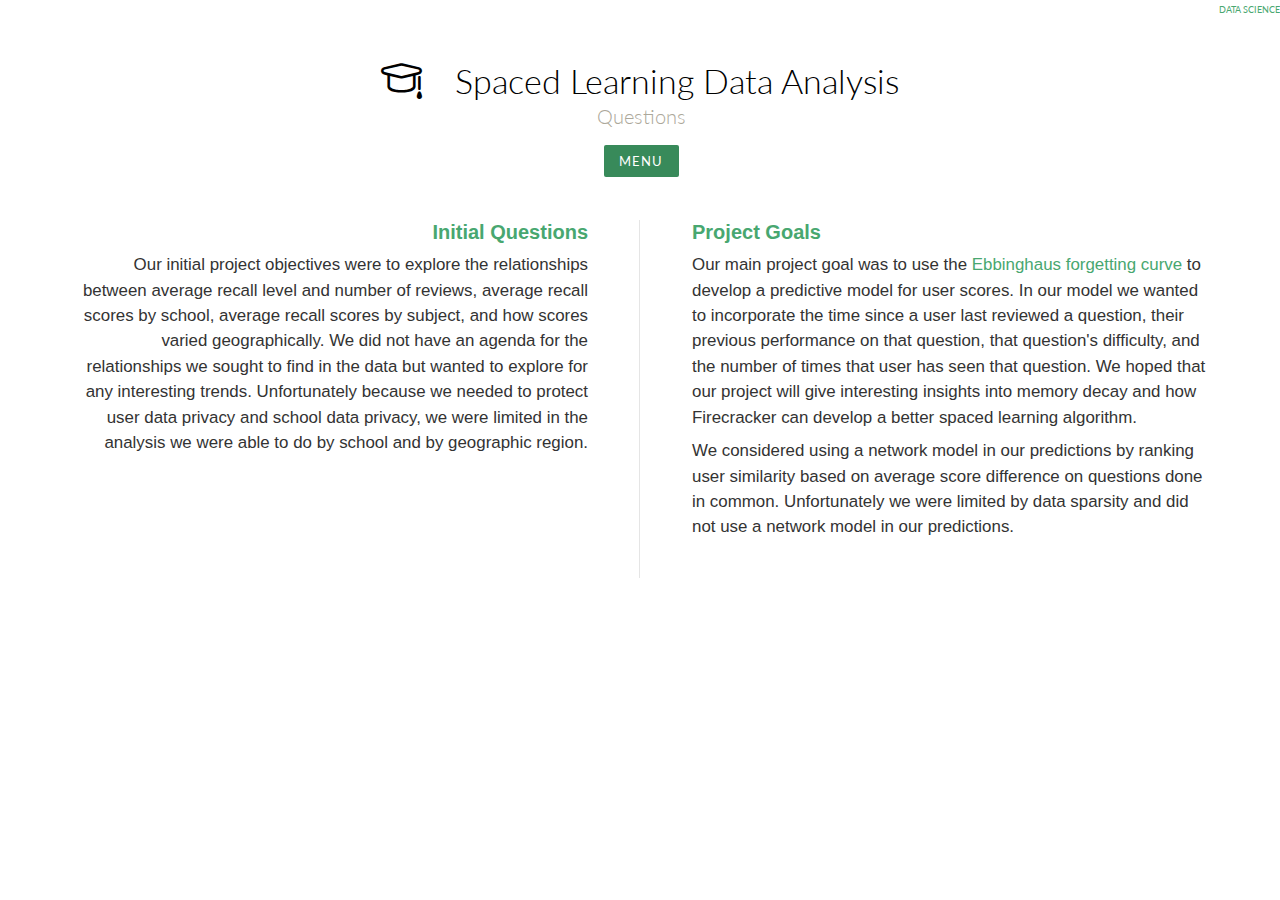
<file: questions.html>
<!DOCTYPE html>
<html lang="en" class="no-js">
	<head>
		<meta charset="UTF-8" />
		<meta http-equiv="X-UA-Compatible" content="IE=edge,chrome=1"> 
		<meta name="viewport" content="width=device-width, initial-scale=1.0"> 
		<title>Spaced Learning Data Analysis</title>
		<meta name="description" content="Sidebar Transitions: Transition effects for off-canvas views" />
		<meta name="keywords" content="transition, off-canvas, navigation, effect, 3d, css3, smooth" />
		<meta name="author" content="Codrops" />
		<link rel="shortcut icon" href="../favicon.ico">
		<link rel="stylesheet" type="text/css" href="css/normalize.css" />
		<link rel="stylesheet" type="text/css" href="css/demo.css" />
		<link rel="stylesheet" type="text/css" href="css/icons.css" />
		<link rel="stylesheet" type="text/css" href="css/component.css" />
		<script src="js/modernizr.custom.js"></script>

		<link rel="stylesheet" href="css/reset.css">
	    <link rel="stylesheet" href="css/style.css">
	    <style>
	    	.slide{
	    		position:fixed;
	    		left: 47%;
	    		z-index:999;
	    	}
	    	.spacer{
	    		margin-bottom:400px;
	    	}
	    </style>
	</head>
	<body>
		<div id="st-container" class="st-container">
			<!-- 	
				example menus 
				these menus will be on top of the push wrapper
			-->

			<nav class="st-menu st-effect-4" id="menu-4">
				<h2>Menu</h2>
				<ul>
					<li><a class="icon icon-world" href="index.html">Project Overview</a></li>
					<li><a class="icon icon-arrow-right active" href="questions.html">Our Questions</a></li>
					<li><a class="icon icon-data" href="data.html">Our Data</a></li>
					<li><a class="icon icon-search" href="exploratory.html">Exploratory Analysis</a></li>
					<li><a class="icon icon-settings" href="ebbinghaus.html">An Ebbinghaus Effect?</a></li>
					<li><a class="icon icon-note" href="findings.html">Findings</a></li>
				</ul>
			</nav>

			<!-- content push wrapper -->
			<div class="st-pusher">
				<!-- 	
					example menus 
					these menus will be under the push wrapper
				-->

				<div class="st-content"><!-- this is the wrapper for the content -->
					<div class="st-content-inner"><!-- extra div for emulating position:fixed of the menu -->
						<!-- Top Navigation -->
						<div class="codrops-top clearfix">
							<span class="right"><span>Data Science</span></span>
						</div>
						<header class="codrops-header">
							<h1 class="icon icon-study">Spaced Learning Data Analysis<span>Questions</span></h1>
							<div id="st-trigger-effects" class="slide"><button data-effect="st-effect-4">Menu</button></div>
						</header>
						<div class="main clearfix">

							<div class="column">
								<h2>Initial Questions</h2>
								<p></p>

								<p>Our initial project objectives were to explore the relationships between average recall level and number of reviews, average recall scores by school, average recall scores by subject, and how scores varied geographically. We did not have an agenda for the relationships we sought to find in the data but wanted to explore for any interesting trends. Unfortunately because we needed to protect user data privacy and school data privacy, we were limited in the analysis we were able to do by school and by geographic region.</p>

							</div>
							<div class="column">
								<h2>Project Goals</h2>
								<p></p>

								<p>Our main project goal was to use the <a href="http://en.wikipedia.org/wiki/Forgetting_curve" target="_blank">Ebbinghaus forgetting curve</a> to develop a predictive model for user scores. In our model we wanted to incorporate the time since a user last reviewed a question, their previous performance on that question, that question's difficulty, and the number of times that user has seen that question. We hoped that our project will give interesting insights into memory decay and how Firecracker can develop a better spaced learning algorithm.

								<p>We considered using a network model in our predictions by ranking user similarity based on average score difference on questions done in common. Unfortunately we were limited by data sparsity and did not use a network model in our predictions.</p>

								<br/>
								<br/>

							</div>
							<div class="info">
							</div>
							<div class="spacer"></div>
						</div><!-- /main -->
					</div><!-- /st-content-inner -->
				</div><!-- /st-content -->
			</div><!-- /st-pusher -->
		</div><!-- /st-container -->
		<script src="js/classie.js"></script>
		<script src="js/sidebarEffects.js"></script>
	</body>
</html>
</file>
<file: css/demo.css>
@import url(http://fonts.googleapis.com/css?family=Lato:300,400,700);
@font-face {
	font-weight: normal;
	font-style: normal;
	font-family: 'codropsicons';
	src:url('../fonts/codropsicons/codropsicons.eot');
	src:url('../fonts/codropsicons/codropsicons.eot?#iefix') format('embedded-opentype'),
		url('../fonts/codropsicons/codropsicons.woff') format('woff'),
		url('../fonts/codropsicons/codropsicons.ttf') format('truetype'),
		url('../fonts/codropsicons/codropsicons.svg#codropsicons') format('svg');
}

body {
	background: #444;
	color: #48a770;
	font-weight: 300;
	font-family: 'Lato', Calibri, Arial, sans-serif;
}

a {
	text-decoration: none;
	color: #48a770;
	outline: none;
}

a:hover, a:focus {
	color: #2c774b;
	outline: none;
}

/* Clearfix hack by Nicolas Gallagher: http://nicolasgallagher.com/micro-clearfix-hack/ */
.clearfix:before,
.clearfix:after {
	display: table;
	content: " ";
}

.clearfix:after {
	clear: both;
}

.codrops-header,
.codrops-top {
	font-family: 'Lato', Arial, sans-serif;
}

.codrops-header {
	margin: 0 auto 3em;
	padding: 3em;
	text-align: center;
}

.codrops-header h1 {
	margin: 0;
	font-weight: 300;
	font-size: 2.625em;
	line-height: 1.3;
}

.codrops-header span {
	display: block;
	padding: 0 0 0.6em 0.1em;
	font-size: 60%;
	color: #aca89a;
}

/* To Navigation Style */
.codrops-top {
	width: 100%;
	text-transform: uppercase;
	font-size: 0.69em;
	line-height: 2.2;
	font-weight: 400;
	background: rgba(255,255,255,0.3);
}

.codrops-top a {
	display: inline-block;
	padding: 0 1em;
	text-decoration: none;
	letter-spacing: 0.1em;
}

.codrops-top a:hover {
	background: rgba(255,255,255,0.4);
	color: #333;
}

.codrops-top span.right {
	float: right;
}

.codrops-top span.right a {
	display: block;
	float: left;
}

.codrops-icon:before {
	margin: 0 4px;
	text-transform: none;
	font-weight: normal;
	font-style: normal;
	font-variant: normal;
	font-family: 'codropsicons';
	line-height: 1;
	speak: none;
	-webkit-font-smoothing: antialiased;
}

.codrops-icon-drop:before {
	content: "\e001";
}

.codrops-icon-prev:before {
	content: "\e004";
}

.main {
	max-width: 95em; /*69em*/
	margin: 0 auto;
}

.column {
	float: left;
	width: 50%;
	padding: 0 4em;
	min-height: 300px;
	position: relative;
	text-align: right;
}

.column:nth-child(2) {
	box-shadow: -1px 0 0 rgba(0,0,0,0.1);
	text-align: left;
}

.column p {
	font-weight: 300;
	font-size: 1.3em;
	padding: 0 0 0.5em;
	margin: 0;
	line-height: 1.5;
}

.column_40 {
	float: left;
	width: 40%;
	padding: 0 4em;
	min-height: 300px;
	position: relative;
	text-align: right;
}

.column_40:nth-child(2) {
	box-shadow: -1px 0 0 rgba(0,0,0,0.1);
	text-align: left;
}

.column_40 p {
	font-weight: 300;
	font-size: 1.3em;
	padding: 0 0 0.5em;
	margin: 0;
	line-height: 1.5;
}

.column_60 {
	float: left;
	width: 60%;
	padding: 0 4em;
	min-height: 300px;
	position: relative;
	text-align: right;
}

.column_60:nth-child(2) {
	box-shadow: -1px 0 0 rgba(0,0,0,0.1);
	text-align: left;
}

.column_60 p {
	font-weight: 300;
	font-size: 1.3em;
	padding: 0 0 0.5em;
	margin: 0;
	line-height: 1.5;
}

button {
	border: none;
	padding: 0.6em 1.2em;
	background: #388a5a;
	color: #fff;
	font-family: 'Lato', Calibri, Arial, sans-serif;
	font-size: 1em;
	letter-spacing: 1px;
	text-transform: uppercase;
	cursor: pointer;
	display: inline-block;
	margin: 3px 2px;
	border-radius: 2px;
}

button:hover {
	background: #2c774b;
}

.info {
	text-align: center;
	font-size: 1.5em;
	margin-top: 3em;
	clear: both;
	padding: 3em 0;
	opacity: 0.7;
	color: #aca89a;
}

.info a {
	font-weight: 700;
	font-size: 0.9em;
}

@media screen and (max-width: 46.0625em) {
	.column {
		width: 100%;
		min-width: auto;
		min-height: auto;
		padding: 2em; 
		text-align: center;
	}

	.column p {
		font-size: 1.5em;
	}

	.column:nth-child(2) {
		text-align: center;
		box-shadow: 0 -1px 0 rgba(0,0,0,0.1);
	}
}

@media screen and (max-width: 25em) {

	.codrops-header {
		font-size: 80%;
	}

	.codrops-top {
		font-size: 120%;
	}

	.codrops-icon span {
		display: none;
	}

}
</file>
<file: css/icons.css>
@font-face {
	font-family: 'linecons';
	src:url('../fonts/linecons/linecons.eot');
	src:url('../fonts/linecons/linecons.eot?#iefix') format('embedded-opentype'),
		url('../fonts/linecons/linecons.woff') format('woff'),
		url('../fonts/linecons/linecons.ttf') format('truetype'),
		url('../fonts/linecons/linecons.svg#linecons') format('svg');
	font-weight: normal;
	font-style: normal;
}

.icon:before {
	font-family: 'linecons';
	speak: none;
	font-style: normal;
	font-weight: normal;
	font-variant: normal;
	text-transform: none;
	line-height: 1;
	display: inline-block;
	vertical-align: bottom;
	margin-right: 0.8em;
	font-size: 1.2em;
	-webkit-font-smoothing: antialiased;
}
.icon-female:before {
	content: "\f182";
}
.icon-male:before {
	content: "\f183";
}
.icon-arrow-left:before {
	content: "\e032";
}
.icon-arrow-left-2:before {
	content: "\e034";
}
.icon-arrow-left-3:before {
	content: "\e036";
}
.icon-arrow-left-4:before {
	content: "\e038";
}
.icon-arrow-right:before {
	content: "\e035";
}
.icon-arrow-right-2:before {
	content: "\e037";
}
.icon-arrow-right-3:before {
	content: "\e039";
}
.icon-arrow-right-4:before {
	content: "\e033";
}

.icon-phone:before {
	content: "\e000";
}
.icon-news:before {
	content: "\e001";
}
.icon-photo:before {
	content: "\e002";
}
.icon-shop:before {
	content: "\e003";
}
.icon-wallet:before {
	content: "\e004";
}
.icon-t-shirt:before {
	content: "\e005";
}
.icon-heart:before {
	content: "\e006";
}
.icon-cloud:before {
	content: "\e007";
}
.icon-display:before {
	content: "\e008";
}
.icon-diamond:before {
	content: "\e009";
}
.icon-banknote:before {
	content: "\e00a";
}
.icon-data:before {
	content: "\e00b";
}
.icon-music:before {
	content: "\e00c";
}
.icon-location:before {
	content: "\e00d";
}
.icon-star:before {
	content: "\e00e";
}
.icon-tv:before {
	content: "\e00f";
}
.icon-eye:before {
	content: "\e010";
}
.icon-megaphone:before {
	content: "\e011";
}
.icon-study:before {
	content: "\e012";
}
.icon-bubble:before {
	content: "\e013";
}
.icon-sound:before {
	content: "\e014";
}
.icon-video:before {
	content: "\e015";
}
.icon-stack:before {
	content: "\e016";
}
.icon-lab:before {
	content: "\e017";
}
.icon-food:before {
	content: "\e018";
}
.icon-cup:before {
	content: "\e019";
}
.icon-trash:before {
	content: "\e01a";
}
.icon-user:before {
	content: "\e01b";
}
.icon-key:before {
	content: "\e01c";
}
.icon-fire:before {
	content: "\e01d";
}
.icon-clip:before {
	content: "\e01e";
}
.icon-mail:before {
	content: "\e01f";
}
.icon-search:before {
	content: "\e020";
}
.icon-settings:before {
	content: "\e021";
}
.icon-like:before {
	content: "\e022";
}
.icon-calendar:before {
	content: "\e023";
}
.icon-camera:before {
	content: "\e024";
}
.icon-tag:before {
	content: "\e025";
}
.icon-note:before {
	content: "\e026";
}
.icon-clock:before {
	content: "\e027";
}
.icon-lock:before {
	content: "\e028";
}
.icon-vynil:before {
	content: "\e029";
}
.icon-truck:before {
	content: "\e02a";
}
.icon-paperplane:before {
	content: "\e02b";
}
.icon-bulb:before {
	content: "\e02c";
}
.icon-pen:before {
	content: "\e02d";
}
.icon-params:before {
	content: "\e02e";
}
.icon-world:before {
	content: "\e02f";
}
</file>
<file: css/component.css>
*,
*:after,
*::before {
	-moz-box-sizing: border-box;
	box-sizing: border-box;
}

html,
body,
.st-container,
.st-pusher,
.st-content {
	height: 100%;
}

.st-content {
	overflow-y: scroll;
	background: #FFFFFF;/*#f3efe0*/
}

.st-content,
.st-content-inner {
	position: relative;
}

.st-container {
	position: relative;
	overflow: hidden;
}

.st-pusher {
	position: relative;
	left: 0;
	z-index: 99;
	height: 100%;
	-webkit-transition: -webkit-transform 0.5s;
	transition: transform 0.5s;
}

.st-pusher::after {
	position: absolute;
	top: 0;
	right: 0;
	width: 0;
	height: 0;
	background: rgba(0,0,0,0.2);
	content: '';
	opacity: 0;
	-webkit-transition: opacity 0.5s, width 0.1s 0.5s, height 0.1s 0.5s;
	transition: opacity 0.5s, width 0.1s 0.5s, height 0.1s 0.5s;
}

.st-menu-open .st-pusher::after {
	width: 100%;
	height: 100%;
	opacity: 1;
	-webkit-transition: opacity 0.5s;
	transition: opacity 0.5s;
}

.st-menu {
	position: absolute;
	top: 0;
	left: 0;
	z-index: 100;
	visibility: hidden;
	width: 300px;
	height: 100%;
	background: #48a770;
	-webkit-transition: all 0.5s;
	transition: all 0.5s;
}

.st-menu::after {
	position: absolute;
	top: 0;
	right: 0;
	width: 100%;
	height: 100%;
	background: rgba(0,0,0,0.2);
	content: '';
	opacity: 1;
	-webkit-transition: opacity 0.5s;
	transition: opacity 0.5s;
}

.st-menu-open .st-menu::after {
	width: 0;
	height: 0;
	opacity: 0;
	-webkit-transition: opacity 0.5s, width 0.1s 0.5s, height 0.1s 0.5s;
	transition: opacity 0.5s, width 0.1s 0.5s, height 0.1s 0.5s;
}

/* content style */

.st-menu ul {
	margin: 0;
	padding: 0;
	list-style: none;
}

.st-menu h2 {
	margin: 0;
	padding: 1em;
	color: rgba(0,0,0,0.4);
	text-shadow: 0 0 1px rgba(0,0,0,0.1);
	font-weight: 300;
	font-size: 2em;
}

.st-menu ul li a {
	display: block;
	padding: 1em 1em 1em 1.2em;
	outline: none;
	box-shadow: inset 0 -1px rgba(0,0,0,0.2);
	color: #f3efe0;
	text-transform: uppercase;
	text-shadow: 0 0 1px rgba(255,255,255,0.1);
	letter-spacing: 1px;
	font-weight: 400;
	-webkit-transition: background 0.3s, box-shadow 0.3s;
	transition: background 0.3s, box-shadow 0.3s;
}

.st-menu ul li:first-child a {
	box-shadow: inset 0 -1px rgba(0,0,0,0.2), inset 0 1px rgba(0,0,0,0.2);
}

.st-menu ul li a:hover {
	background: rgba(0,0,0,0.2);
	box-shadow: inset 0 -1px rgba(0,0,0,0);
	color: #fff;
}

.st-menu .active {
	background: rgba(0,0,0,0.2);
	box-shadow: inset 0 -1px rgba(0,0,0,0);
	color: #fff;
}



/* Individual effects */

/* Effect 1: Slide in on top */
.st-effect-1.st-menu {
	visibility: visible;
	-webkit-transform: translate3d(-100%, 0, 0);
	transform: translate3d(-100%, 0, 0);
}

.st-effect-1.st-menu-open .st-effect-1.st-menu {
	visibility: visible;
	-webkit-transform: translate3d(0, 0, 0);
	transform: translate3d(0, 0, 0);
}

.st-effect-1.st-menu::after {
	display: none;
}

/* Effect 2: Reveal */
.st-effect-2.st-menu-open .st-pusher {
	-webkit-transform: translate3d(300px, 0, 0);
	transform: translate3d(300px, 0, 0);
}

.st-effect-2.st-menu {
	z-index: 1;
}

.st-effect-2.st-menu-open .st-effect-2.st-menu {
	visibility: visible;
	-webkit-transition: -webkit-transform 0.5s;
	transition: transform 0.5s;
}

.st-effect-2.st-menu::after {
	display: none;
}

/* Effect 3: Push*/
.st-effect-3.st-menu-open .st-pusher {
	-webkit-transform: translate3d(300px, 0, 0);
	transform: translate3d(300px, 0, 0);
}

.st-effect-3.st-menu {
	-webkit-transform: translate3d(-100%, 0, 0);
	transform: translate3d(-100%, 0, 0);
}

.st-effect-3.st-menu-open .st-effect-3.st-menu {
	visibility: visible;
	-webkit-transition: -webkit-transform 0.5s;
	transition: transform 0.5s;
}

.st-effect-3.st-menu::after {
	display: none;
}

/* Effect 4: Slide along */
.st-effect-4.st-menu-open .st-pusher {
	-webkit-transform: translate3d(300px, 0, 0);
	transform: translate3d(300px, 0, 0);
}

.st-effect-4.st-menu {
	z-index: 1;
	-webkit-transform: translate3d(-50%, 0, 0);
	transform: translate3d(-50%, 0, 0);
}

.st-effect-4.st-menu-open .st-effect-4.st-menu {
	visibility: visible;
	-webkit-transition: -webkit-transform 0.5s;
	transition: transform 0.5s;
	-webkit-transform: translate3d(0, 0, 0);
	transform: translate3d(0, 0, 0);
}

.st-effect-4.st-menu::after {
	display: none;
}

/* Effect 5: Reverse slide out */
.st-effect-5.st-menu-open .st-pusher {
	-webkit-transform: translate3d(300px, 0, 0);
	transform: translate3d(300px, 0, 0);
}

.st-effect-5.st-menu {
	z-index: 1;
	-webkit-transform: translate3d(50%, 0, 0);
	transform: translate3d(50%, 0, 0);
}

.st-effect-5.st-menu-open .st-effect-5.st-menu {
	visibility: visible;
	-webkit-transition: -webkit-transform 0.5s;
	transition: transform 0.5s;
	-webkit-transform: translate3d(0, 0, 0);
	transform: translate3d(0, 0, 0);
}

/* Effect 6: Rotate pusher */

.st-effect-6.st-container {
	-webkit-perspective: 1500px;
	perspective: 1500px;
}

.st-effect-6 .st-pusher {
	-webkit-transform-origin: 0% 50%;
	transform-origin: 0% 50%;
	-webkit-transform-style: preserve-3d;
	transform-style: preserve-3d;
}

.st-effect-6.st-menu-open .st-pusher {
	-webkit-transform: translate3d(300px, 0, 0) rotateY(-15deg);
	transform: translate3d(300px, 0, 0) rotateY(-15deg);
}

.st-effect-6.st-menu {
	-webkit-transform: translate3d(-100%, 0, 0);
	transform: translate3d(-100%, 0, 0);
	-webkit-transform-origin: 100% 50%;
	transform-origin: 100% 50%;
	-webkit-transform-style: preserve-3d;
	transform-style: preserve-3d;
}

.st-effect-6.st-menu-open .st-effect-6.st-menu {
	visibility: visible;
	-webkit-transition: -webkit-transform 0.5s;
	transition: transform 0.5s;
	-webkit-transform: translate3d(-100%, 0, 0) rotateY(15deg);
	transform: translate3d(-100%, 0, 0) rotateY(15deg);
}

.st-effect-6.st-menu::after {
	display: none;
}

/* Effect 7: 3D rotate in */

.st-effect-7.st-container {
	-webkit-perspective: 1500px;
	perspective: 1500px;
	-webkit-perspective-origin: 0% 50%;
	perspective-origin: 0% 50%;
}

.st-effect-7 .st-pusher {
	-webkit-transform-style: preserve-3d;
	transform-style: preserve-3d;
}

.st-effect-7.st-menu-open .st-pusher {
	-webkit-transform: translate3d(300px, 0, 0);
	transform: translate3d(300px, 0, 0);
}

.st-effect-7.st-menu {
	-webkit-transform: translate3d(-100%, 0, 0) rotateY(-90deg);
	transform: translate3d(-100%, 0, 0) rotateY(-90deg);
	-webkit-transform-origin: 100% 50%;
	transform-origin: 100% 50%;
	-webkit-transform-style: preserve-3d;
	transform-style: preserve-3d;
}

.st-effect-7.st-menu-open .st-effect-7.st-menu {
	visibility: visible;
	-webkit-transition: -webkit-transform 0.5s;
	transition: transform 0.5s;
	-webkit-transform: translate3d(-100%, 0, 0) rotateY(0deg);
	transform: translate3d(-100%, 0, 0) rotateY(0deg);
}

/* Effect 8: 3D rotate out */

.st-effect-8.st-container {
	-webkit-perspective: 1500px;
	perspective: 1500px;
	-webkit-perspective-origin: 0% 50%;
	perspective-origin: 0% 50%;
}

.st-effect-8 .st-pusher {
	-webkit-transform-style: preserve-3d;
	transform-style: preserve-3d;
}

.st-effect-8.st-menu-open .st-pusher {
	-webkit-transform: translate3d(300px, 0, 0);
	transform: translate3d(300px, 0, 0);
}

.st-effect-8.st-menu {
	-webkit-transform: translate3d(-100%, 0, 0) rotateY(90deg);
	transform: translate3d(-100%, 0, 0) rotateY(90deg);
	-webkit-transform-origin: 100% 50%;
	transform-origin: 100% 50%;
	-webkit-transform-style: preserve-3d;
	transform-style: preserve-3d;
}

.st-effect-8.st-menu-open .st-effect-8.st-menu {
	visibility: visible;
	-webkit-transition: -webkit-transform 0.5s;
	transition: transform 0.5s;
	-webkit-transform: translate3d(-100%, 0, 0) rotateY(0deg);
	transform: translate3d(-100%, 0, 0) rotateY(0deg);
}

.st-effect-8.st-menu::after {
	display: none;
}

/* Effect 9: Scale down pusher */

.st-effect-9.st-container {
	-webkit-perspective: 1500px;
	perspective: 1500px;
}

.st-effect-9 .st-pusher {
	-webkit-transform-style: preserve-3d;
	transform-style: preserve-3d;
}

.st-effect-9.st-menu-open .st-pusher {
	-webkit-transform: translate3d(0, 0, -300px);
	transform: translate3d(0, 0, -300px);
}

.st-effect-9.st-menu {
	opacity: 1;
	-webkit-transform: translate3d(-100%, 0, 0);
	transform: translate3d(-100%, 0, 0);
}

.st-effect-9.st-menu-open .st-effect-9.st-menu {
	visibility: visible;
	-webkit-transition: -webkit-transform 0.5s;
	transition: transform 0.5s;
	-webkit-transform: translate3d(0, 0, 0);
	transform: translate3d(0, 0, 0);
}

.st-effect-9.st-menu::after {
	display: none;
}

/* Effect 10: Scale up */

.st-effect-10.st-container {
	-webkit-perspective: 1500px;
	perspective: 1500px;
	-webkit-perspective-origin: 0% 50%;
	perspective-origin: 0% 50%;
}

.st-effect-10.st-menu-open .st-pusher {
	-webkit-transform: translate3d(300px, 0, 0);
	transform: translate3d(300px, 0, 0);
}

.st-effect-10.st-menu {
	z-index: 1;
	opacity: 1;
	-webkit-transform: translate3d(0, 0, -300px);
	transform: translate3d(0, 0, -300px);
}

.st-effect-10.st-menu-open .st-effect-10.st-menu {
	visibility: visible;
	-webkit-transition: -webkit-transform 0.5s;
	transition: transform 0.5s;
	-webkit-transform: translate3d(0, 0, 0);
	transform: translate3d(0, 0, 0);
}

/* Effect 11: Scale and rotate pusher */

.st-effect-11.st-container {
	-webkit-perspective: 1500px;
	perspective: 1500px;
}

.st-effect-11 .st-pusher {
	-webkit-transform-style: preserve-3d;
	transform-style: preserve-3d;
}

.st-effect-11.st-menu-open .st-pusher {
	-webkit-transform: translate3d(100px, 0, -600px) rotateY(-20deg);
	transform: translate3d(100px, 0, -600px) rotateY(-20deg);
}

.st-effect-11.st-menu {
	opacity: 1;
	-webkit-transform: translate3d(-100%, 0, 0);
	transform: translate3d(-100%, 0, 0);
}

.st-effect-11.st-menu-open .st-effect-11.st-menu {
	visibility: visible;
	-webkit-transition: -webkit-transform 0.5s;
	transition: transform 0.5s;
	-webkit-transform: translate3d(0, 0, 0);
	transform: translate3d(0, 0, 0);
}

.st-effect-11.st-menu::after {
	display: none;
}

/* Effect 12: Open door */

.st-effect-12.st-container {
	-webkit-perspective: 1500px;
	perspective: 1500px;
}

.st-effect-12 .st-pusher {
	-webkit-transform-origin: 100% 50%;
	transform-origin: 100% 50%;
	-webkit-transform-style: preserve-3d;
	transform-style: preserve-3d;
}

.st-effect-12.st-menu-open .st-pusher {
	-webkit-transform: rotateY(-10deg);
	transform: rotateY(-10deg);
}

.st-effect-12.st-menu {
	opacity: 1;
	-webkit-transform: translate3d(-100%, 0, 0);
	transform: translate3d(-100%, 0, 0);
}

.st-effect-12.st-menu-open .st-effect-12.st-menu {
	visibility: visible;
	-webkit-transition: -webkit-transform 0.5s;
	transition: transform 0.5s;
	-webkit-transform: translate3d(0, 0, 0);
	transform: translate3d(0, 0, 0);
}

.st-effect-12.st-menu::after {
	display: none;
}

/* Effect 13: Fall down */

.st-effect-13.st-container {
	-webkit-perspective: 1500px;
	perspective: 1500px;
	-webkit-perspective-origin: 0% 50%;
	perspective-origin: 0% 50%;
}

.st-effect-13.st-menu-open .st-pusher {
	-webkit-transform: translate3d(300px, 0, 0);
	transform: translate3d(300px, 0, 0);
}

.st-effect-13.st-menu {
	z-index: 1;
	opacity: 1;
	-webkit-transform: translate3d(0, -100%, 0);
	transform: translate3d(0, -100%, 0);
}

.st-effect-13.st-menu-open .st-effect-13.st-menu {
	visibility: visible;
	-webkit-transition-timing-function: ease-in-out;
	transition-timing-function: ease-in-out;
	-webkit-transition-property: -webkit-transform;
	transition-property: transform;
	-webkit-transform: translate3d(0, 0, 0);
	transform: translate3d(0, 0, 0);
	-webkit-transition-speed: 0.2s;
	transition-speed: 0.2s;
}

/* Effect 14: Delayed 3D rotate */

.st-effect-14.st-container {
	-webkit-perspective: 1500px;
	perspective: 1500px;
	-webkit-perspective-origin: 0% 50%;
	perspective-origin: 0% 50%;
}

.st-effect-14 .st-pusher {
	-webkit-transform-style: preserve-3d;
	transform-style: preserve-3d;
}

.st-effect-14.st-menu-open .st-pusher {
	-webkit-transform: translate3d(300px, 0, 0);
	transform: translate3d(300px, 0, 0);
}

.st-effect-14.st-menu {
	-webkit-transform: translate3d(-100%, 0, 0) rotateY(90deg);
	transform: translate3d(-100%, 0, 0) rotateY(90deg);
	-webkit-transform-origin: 0% 50%;
	transform-origin: 0% 50%;
	-webkit-transform-style: preserve-3d;
	transform-style: preserve-3d;
}

.st-effect-14.st-menu-open .st-effect-14.st-menu {
	visibility: visible;
	-webkit-transition-delay: 0.1s;
	transition-delay: 0.1s;
	-webkit-transition-timing-function: ease-in-out;
	transition-timing-function: ease-in-out;
	-webkit-transition-property: -webkit-transform;
	transition-property: transform;
	-webkit-transform: translate3d(-100%, 0, 0) rotateY(0deg);
	transform: translate3d(-100%, 0, 0) rotateY(0deg);
}

/* Fallback example for browsers that don't support 3D transforms (and no JS fallback) */
.no-csstransforms3d .st-pusher,
.no-js .st-pusher {
	padding-left: 300px;
}
</file>
<file: css/style.css>
/* Document styling */
body {
	font-family: "Helvetica Neue", Helvetica, sans-serif;
	width: 100%; /*1200px*/
	margin: 0 auto;
	font-size: 13px;
	background-color: #eee;
	line-height: 115%;
}
h1 {
	font-size: 22px;
	font-weight: bold;
	color: black;
	/*letter-spacing: -1px;*/
	margin: 1em 0 0 0;
	line-height: 120%;
}
h2 {
	fill: #666;
	font-size: 20px;
	font-weight: bold;
	line-height: 120%;
}
p {
	margin-top: 6px;
	color: #333;
}
/*
a {
	color: #333;
}
*/
p.item {
	padding-left: 20px;
}
.emphasis {
	font-weight: bold;
}
.fallback {
	font-size: 15px;
	padding: 10px;
	border: 1px solid black;
	margin: 10px;
	text-align: center;
}

#widgets {
	position: fixed;
}
#header {
	position: absolute;
	width: 420px;
	z-index: 10;
	top: -5px;
}

#footer {
	position: absolute;
	width: 280px;
	left: 920px;
	top: 570px;
}
#footer p {
	font-size: 12px;
	color: #666;
}
.twitter-share-button {width: 82px !important;}

#menu {
	position: absolute;
	width: 280px;
	z-index: 10;
	top: 180px;
	border-bottom: 1px solid #ddd;
	padding-top: 3px;	
	font-size: 12px;
}
#menu span.button {
	cursor: pointer;
	color: #bbb;
}
#menu span.selected.button, #menu span.button:hover {
	color: black;
}

#info {
	position: absolute;
	width: 280px;
	z-index: 10;
	top: 203px;
	/*border-top: 1px solid #ddd;*/
	/*padding-top: 3px;*/
}

#chart {
	position: fixed;
}

/* SVG styling */
svg {
	width: 1200px;
	height: 920px;
	font-family: helvetica, sans-serif;
}

/* axes */
.axes line {
	stroke: #bbb;
}
.axes path, .axes line {
	stroke: #ccc;
	fill: none;
	shape-rendering: crispEdges;
}

.axes text {
	font-weight: 300;
	font-size: 12px;
	fill: #666;	
}


/* years */
g.year path {
	fill: none;
	stroke: #333;
	stroke-width: 1px;
}

g.year line {
	stroke: #666;
	stroke-width: 1px;
}

g.year line.base {
	display: none;
}

g.year .label {
	opacity: 0;
	fill: #666;
	font-size: 24px;
	font-weight: bold;
}

g.year.hover, g.year.hover .label {
	opacity: 1 !important;
}
.year.hover path {
	stroke-width: 4px;
}
.year.hover line.start {
	display: none;
}
</file>
